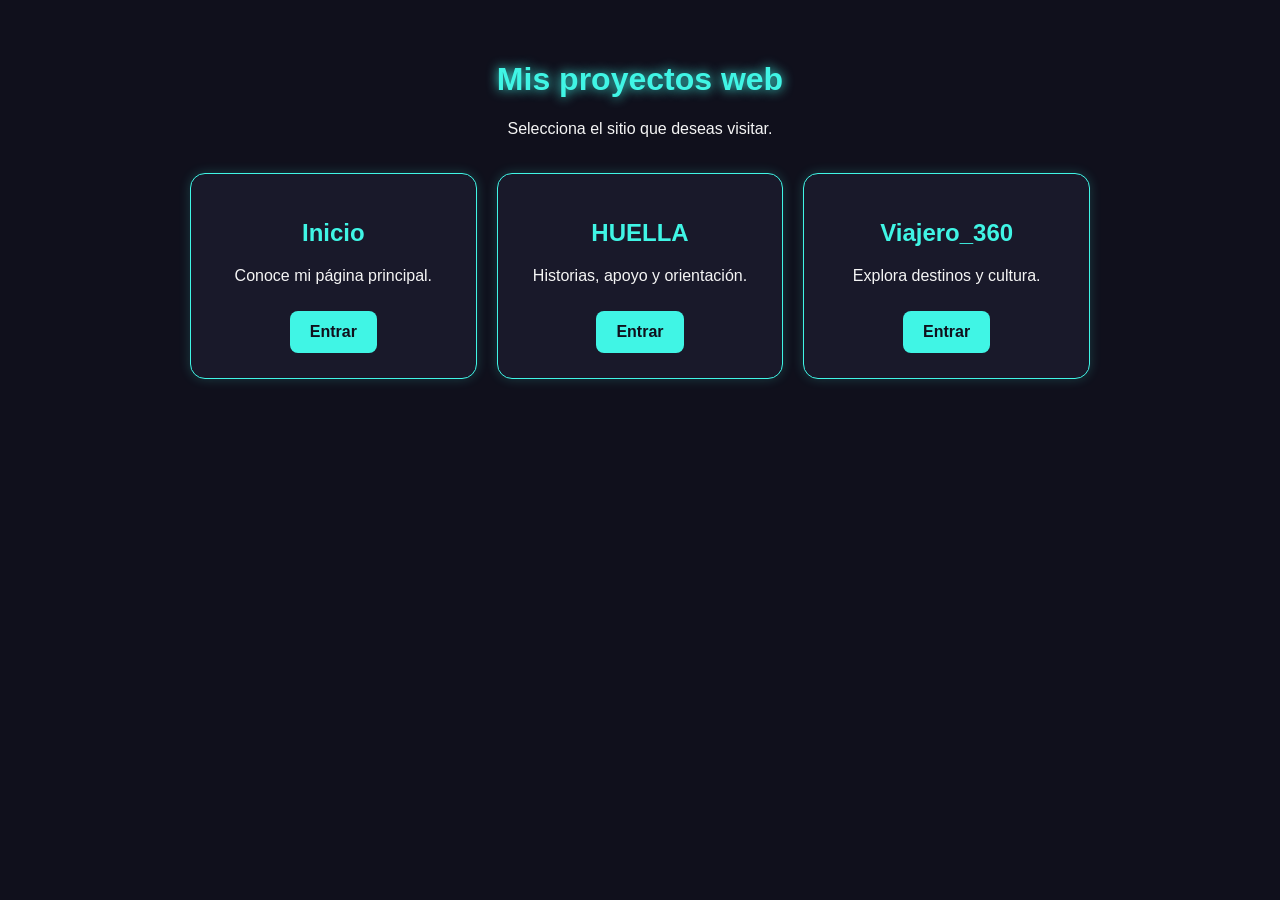
<file: index.html>
<!DOCTYPE html>
<html lang="es">
<head>
    <meta charset="UTF-8">
    <meta name="viewport" content="width=device-width, initial-scale=1.0">
    <title>Mis proyectos web</title>
    <style>
        * {
            box-sizing: border-box;
        }

        body {
            margin: 0;
            padding: 40px 20px;
            min-height: 100vh;
            font-family: Arial, sans-serif;
            color: #f5f5f5;
            background: #10101c;
            text-align: center;
        }

        h1 {
            color: #40f5e5;
            text-shadow: 0 0 12px #40f5e5;
        }

        .contenedor {
            max-width: 900px;
            margin: 35px auto;
            display: grid;
            grid-template-columns: repeat(auto-fit, minmax(220px, 1fr));
            gap: 20px;
        }

        .tarjeta {
            padding: 25px;
            border: 1px solid #40f5e5;
            border-radius: 15px;
            background: #19192a;
            box-shadow: 0 0 12px #40f5e533;
        }

        .tarjeta h2 {
            color: #40f5e5;
        }

        .tarjeta a {
            display: inline-block;
            padding: 12px 20px;
            margin-top: 10px;
            color: #10101c;
            background: #40f5e5;
            border-radius: 8px;
            font-weight: bold;
            text-decoration: none;
        }

        .tarjeta a:hover {
            background: #b9fff7;
            box-shadow: 0 0 15px #40f5e5;
        }
    </style>
</head>
<body>

    <h1>Mis proyectos web</h1>
    <p>Selecciona el sitio que deseas visitar.</p>

    <main class="contenedor">
        <section class="tarjeta">
            <h2>Inicio</h2>
            <p>Conoce mi página principal.</p>
            <a href="inicio/index.html">Entrar</a>
        </section>

        <section class="tarjeta">
            <h2>HUELLA</h2>
            <p>Historias, apoyo y orientación.</p>
            <a href="huella/index.html">Entrar</a>
        </section>

        <section class="tarjeta">
            <h2>Viajero_360</h2>
            <p>Explora destinos y cultura.</p>
            <a href="viajero/index.html">Entrar</a>
        </section>
    </main>

</body>
</html>
</file>
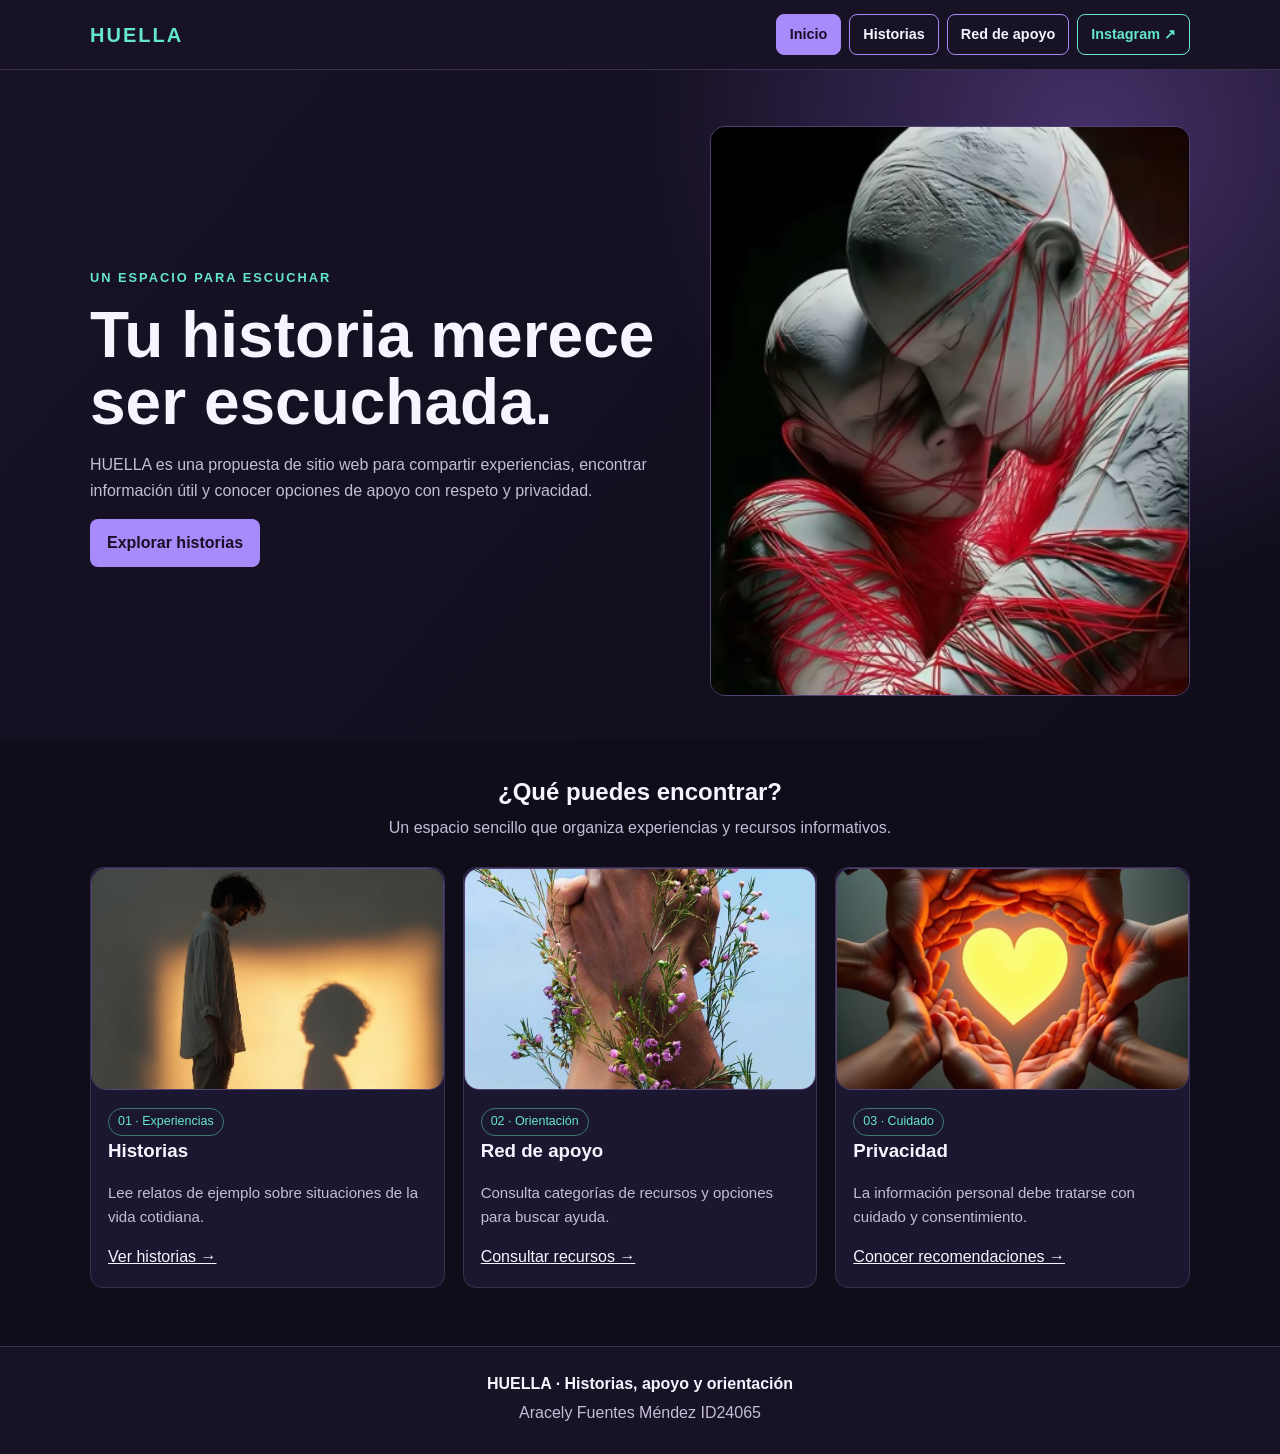
<file: huella/index.html>
<!doctype html><html lang="es">
<head>

	<meta charset="utf-8"><meta name="viewport" content="width=device-width, initial-scale=1">

	<title>HUELLA | Inicio</title>

	<link rel="icon" href="01.png"/>

	<link rel="stylesheet" href="css/estilos.css">

	<script defer src="js/script.js"></script>

</head>
<body><header class="topbar"><div class="container navwrap">
<a class="brand" href="index.html">HUELLA</a>
<nav aria-label="Menú principal">
<a class="navbtn" data-page href="index.html">Inicio</a>
<a class="navbtn" data-page href="historias.html">Historias</a>
<a class="navbtn" data-page href="apoyo.html">Red de apoyo</a>
<a class="navbtn external" href="https://www.instagram.com/" target="_blank" rel="noopener noreferrer">Instagram ↗</a>
</nav></div></header>
<main><section class="hero"><div class="container hero-grid"><div><p class="eyebrow">Un espacio para escuchar</p><h1>Tu historia merece ser escuchada.</h1><p>HUELLA es una propuesta de sitio web para compartir experiencias, encontrar información útil y conocer opciones de apoyo con respeto y privacidad.</p><a class="btn" href="historias.html">Explorar historias</a></div><a class="photo-link" href="https://unsplash.com/s/photos/support-community"><img src="img/foto_01.jpg" alt="Personas reunidas conversando y apoyándose"></a></div></section>
<section class="section container"><h2 class="section-title">¿Qué puedes encontrar?</h2><p class="section-intro">Un espacio sencillo que organiza experiencias y recursos informativos.</p><div class="cards">
<article class="card"><a class="photo-link" href="https://unsplash.com/s/photos/writing-journal"><img src="img/foto_02.jpg" alt="Cuaderno y pluma para escribir una historia"></a><div class="card-body"><span class="tag">01 · Experiencias</span><h3>Historias</h3><p>Lee relatos de ejemplo sobre situaciones de la vida cotidiana.</p><a href="historias.html">Ver historias →</a></div></article>
<article class="card"><a class="photo-link" href="https://unsplash.com/s/photos/community-support"><img src="img/foto_03.jpg" alt="Grupo de personas participando en una actividad comunitaria"></a><div class="card-body"><span class="tag">02 · Orientación</span><h3>Red de apoyo</h3><p>Consulta categorías de recursos y opciones para buscar ayuda.</p><a href="apoyo.html">Consultar recursos →</a></div></article>
<article class="card"><a class="photo-link" href="https://unsplash.com/s/photos/privacy"><img src="img/foto_04.jpg" alt="Computadora portátil sobre un escritorio"></a><div class="card-body"><span class="tag">03 · Cuidado</span><h3>Privacidad</h3><p>La información personal debe tratarse con cuidado y consentimiento.</p><a href="apoyo.html#privacidad">Conocer recomendaciones →</a></div></article>
</div></section></main><footer><div class="container"><strong>HUELLA · Historias, apoyo y orientación</strong><p>Aracely Fuentes Méndez ID24065</p></div></footer></body></html>
</file>
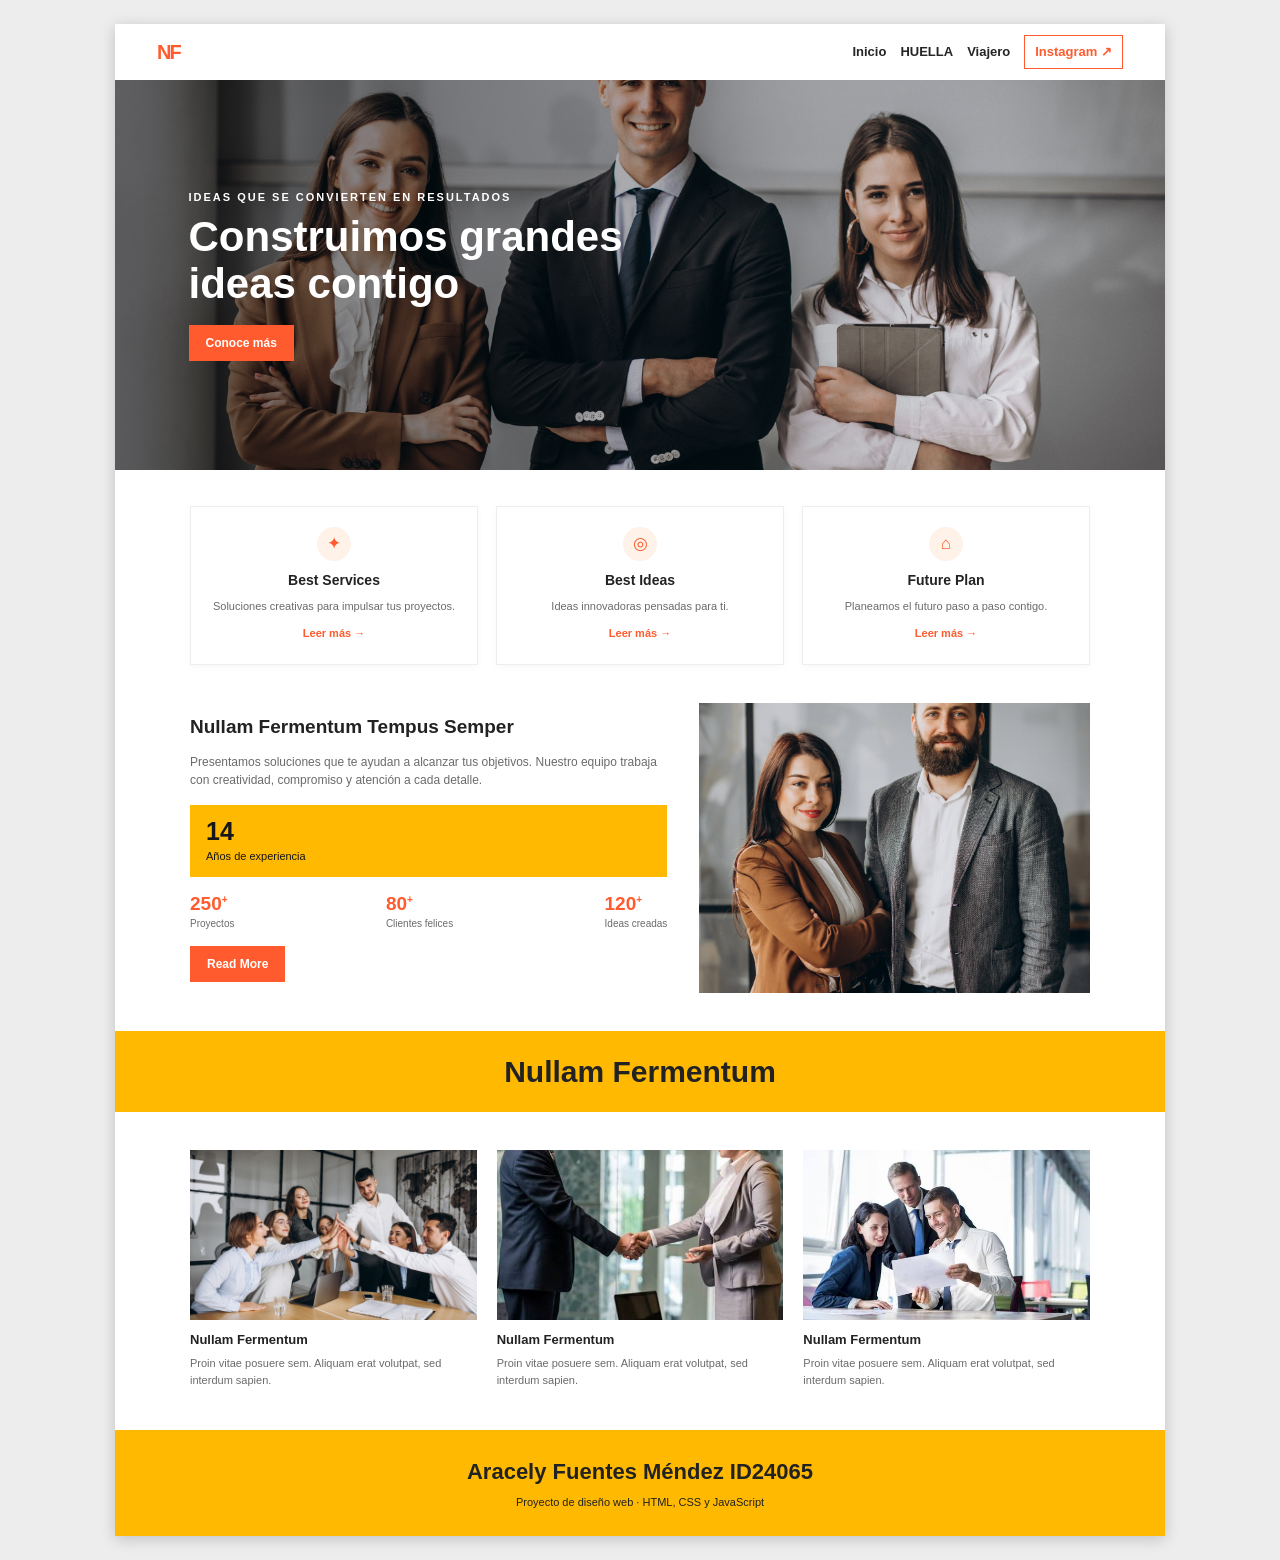
<file: inicio/index.html>
<!DOCTYPE html>
<html lang="es">
<head>
  <meta charset="UTF-8">
  <meta name="viewport" content="width=device-width, initial-scale=1.0">
  <title>Nullam Fermentum</title>
  <link rel="stylesheet" href="css/estilos.css">
  <script src="js/script.js" defer></script>
</head>
<body>
  <div class="pagina">
    <header class="encabezado">
      <a class="logo" href="#inicio" aria-label="Ir al inicio">NF</a>
      <nav class="menu" aria-label="Menú principal">
        <a href="index.html" class="activo">Inicio</a>
        <a href="../huella/index.html">HUELLA</a>
        <a href="../viajero/index.html">Viajero</a>
        <a class="boton-menu" href="https://www.instagram.com/" target="_blank" rel="noopener noreferrer">Instagram ↗</a>
      </nav>
      <button class="menu-movil" id="menuMovil" aria-label="Abrir menú" aria-expanded="false">☰</button>
    </header>

    <main>
      <section class="hero" id="inicio">
        <img src="img/foto_01.jpg"
             alt="Equipo de profesionales colaborando en una oficina">
        <div class="hero-capa">
          <p class="sobretitulo">IDEAS QUE SE CONVIERTEN EN RESULTADOS</p>
          <h1>Construimos grandes ideas contigo</h1>
          <a href="#servicios" class="boton boton-naranja">Conoce más</a>
        </div>
      </section>

      <section class="servicios contenedor" id="servicios">
        <article class="tarjeta-servicio">
          <span class="icono">✦</span>
          <h2>Best Services</h2>
          <p>Soluciones creativas para impulsar tus proyectos.</p>
          <a href="#ideas" class="enlace">Leer más →</a>
        </article>
        <article class="tarjeta-servicio">
          <span class="icono">◎</span>
          <h2>Best Ideas</h2>
          <p>Ideas innovadoras pensadas para ti.</p>
          <a href="#ideas" class="enlace">Leer más →</a>
        </article>
        <article class="tarjeta-servicio">
          <span class="icono">⌂</span>
          <h2>Future Plan</h2>
          <p>Planeamos el futuro paso a paso contigo.</p>
          <a href="#planes" class="enlace">Leer más →</a>
        </article>
      </section>

      <section class="resumen contenedor" id="ideas">
        <div class="resumen-texto">
          <h2>Nullam Fermentum Tempus Semper</h2>
          <p>
            Presentamos soluciones que te ayudan a alcanzar tus objetivos.
            Nuestro equipo trabaja con creatividad, compromiso y atención a cada detalle.
          </p>
          <div class="contador">
            <strong>14</strong>
            <span>Años de experiencia</span>
          </div>
          <div class="estadisticas">
            <div><strong>250<sup>+</sup></strong><span>Proyectos</span></div>
            <div><strong>80<sup>+</sup></strong><span>Clientes felices</span></div>
            <div><strong>120<sup>+</sup></strong><span>Ideas creadas</span></div>
          </div>
          <a href="#contacto" class="boton boton-naranja">Read More</a>
        </div>
        <img class="resumen-imagen"
             src="img/foto_02.jpg"
             alt="Profesional de negocios con traje">
      </section>

      <section class="franja" id="planes">
        <h2>Nullam Fermentum</h2>
      </section>

      <section class="galeria contenedor">
        <article class="tarjeta-galeria">
          <img src="img/foto_03.jpg"
               alt="Profesionales trabajando en equipo">
          <h3>Nullam Fermentum</h3>
          <p>Proin vitae posuere sem. Aliquam erat volutpat, sed interdum sapien.</p>
        </article>
        <article class="tarjeta-galeria">
          <img src="img/foto_04.jpg"
               alt="Profesional con traje en una oficina">
          <h3>Nullam Fermentum</h3>
          <p>Proin vitae posuere sem. Aliquam erat volutpat, sed interdum sapien.</p>
        </article>
        <article class="tarjeta-galeria">
          <img src="img/foto_05.jpg"
               alt="Equipo de trabajo reunido">
          <h3>Nullam Fermentum</h3>
          <p>Proin vitae posuere sem. Aliquam erat volutpat, sed interdum sapien.</p>
        </article>
      </section>
    </main>

    <footer class="pie" id="contacto">
      <p><strong>Aracely Fuentes Méndez ID24065</strong></p>
      <p class="pie-secundario">Proyecto de diseño web · HTML, CSS y JavaScript</p>
    </footer>
  </div>
</body>
</html>
</file>
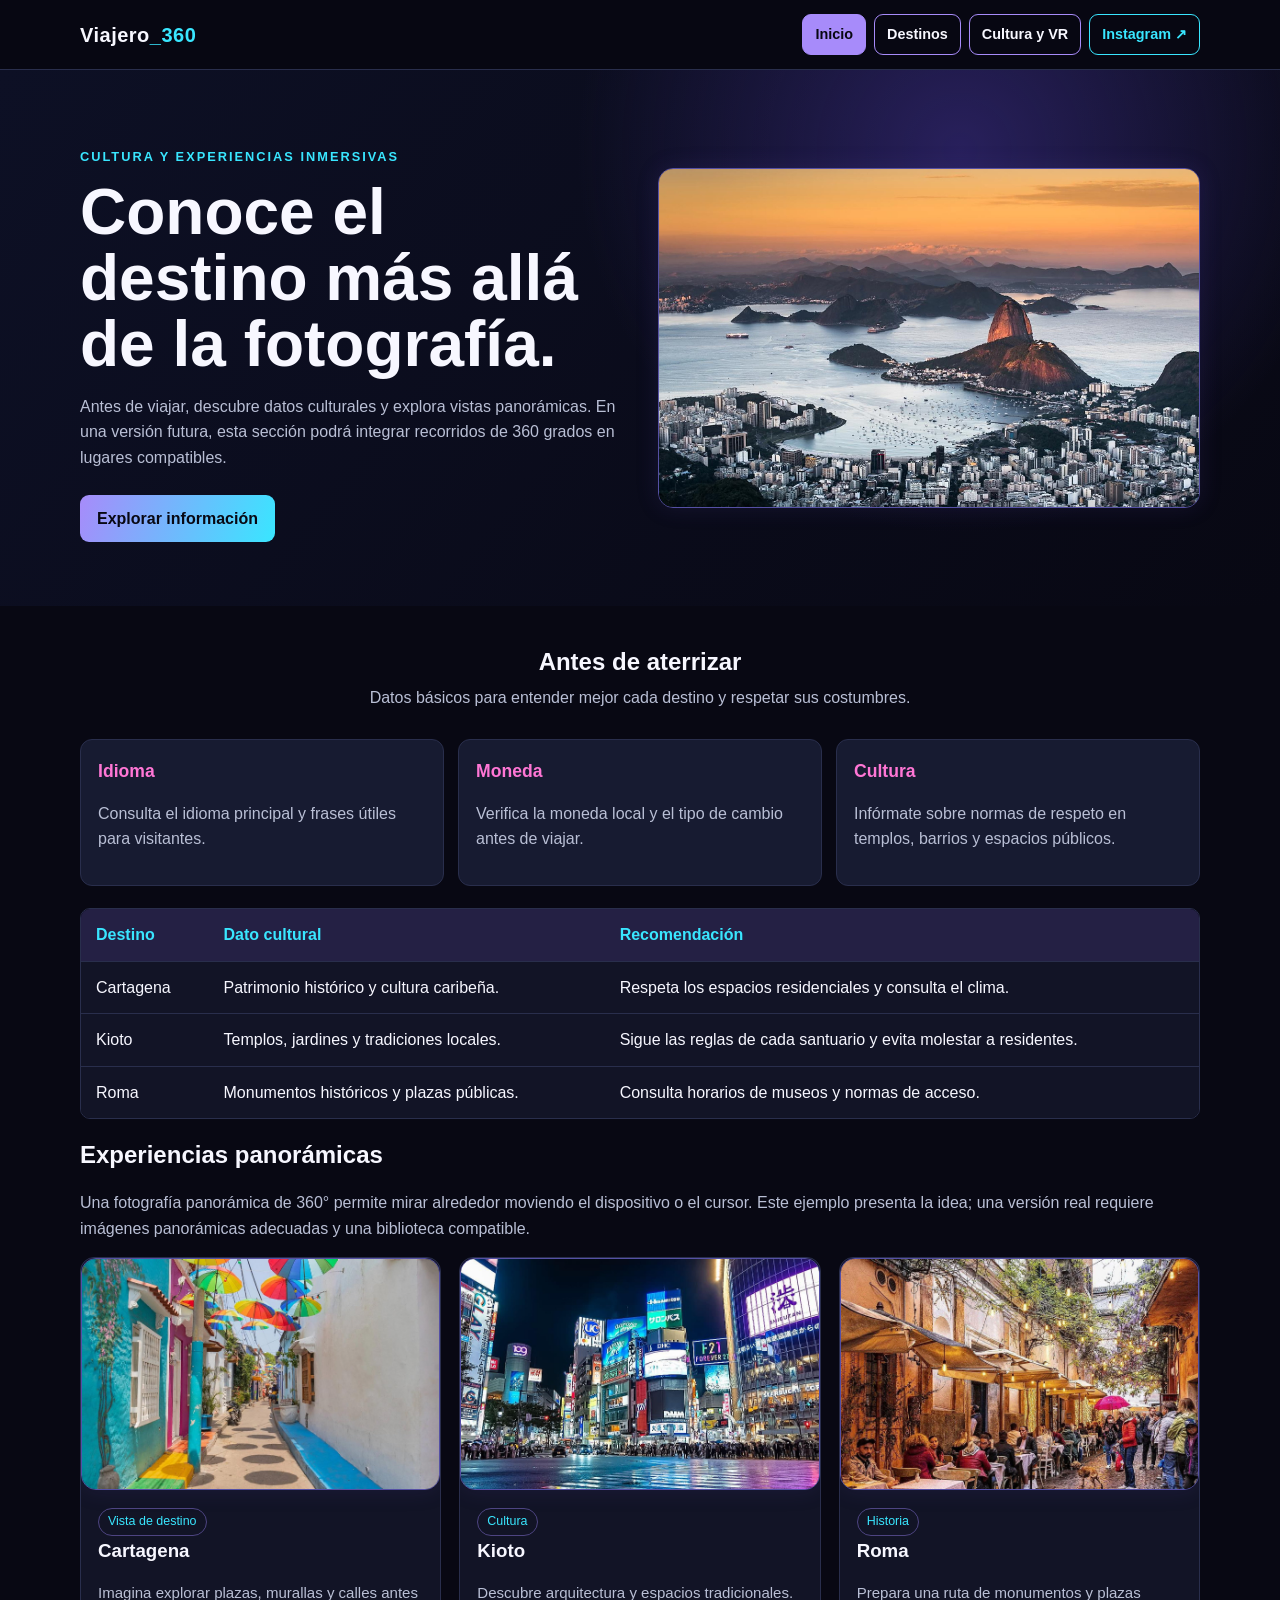
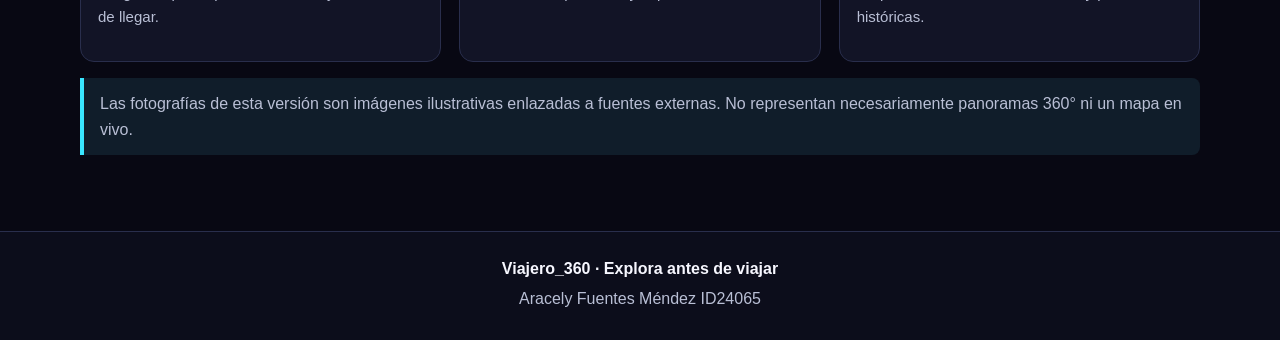
<file: viajero/index.html>
<!doctype html><html lang="es"><head><meta charset="utf-8"><meta name="viewport" content="width=device-width, initial-scale=1"><title>Viajero_360 | Cultura y VR</title>

	<link rel="icon" href="01.png"/>
	
	<link rel="stylesheet" href="css/estilos.css"><script defer src="js/script.js"></script></head><body><header class="header"><div class="container navwrap">
<a class="brand" href="index.html">Viajero<span>_360</span></a>
<nav aria-label="Menú principal">
<a class="navbtn" data-page href="index.html">Inicio</a>
<a class="navbtn" data-page href="destinos.html">Destinos</a>
<a class="navbtn" data-page href="cultura.html">Cultura y VR</a>
<a class="navbtn external" href="https://www.instagram.com/" target="_blank" rel="noopener noreferrer">Instagram ↗</a>
</nav></div></header>
<main><section class="hero"><div class="container hero-grid"><div><p class="eyebrow">Cultura y experiencias inmersivas</p><h1>Conoce el destino más allá de la fotografía.</h1><p>Antes de viajar, descubre datos culturales y explora vistas panorámicas. En una versión futura, esta sección podrá integrar recorridos de 360 grados en lugares compatibles.</p><a class="btn" href="#datos">Explorar información</a></div><a class="photo-link" href="https://unsplash.com/s/photos/virtual-travel"><img src="img/foto_01.jpg" alt="Viajera observando un paisaje montañoso"></a></div></section>
<section class="section container" id="datos"><h2 class="section-title">Antes de aterrizar</h2><p class="section-intro">Datos básicos para entender mejor cada destino y respetar sus costumbres.</p><div class="fact-grid"><div class="fact"><strong>Idioma</strong><p>Consulta el idioma principal y frases útiles para visitantes.</p></div><div class="fact"><strong>Moneda</strong><p>Verifica la moneda local y el tipo de cambio antes de viajar.</p></div><div class="fact"><strong>Cultura</strong><p>Infórmate sobre normas de respeto en templos, barrios y espacios públicos.</p></div></div>
<div class="table-wrap"><table><thead><tr><th>Destino</th><th>Dato cultural</th><th>Recomendación</th></tr></thead><tbody><tr><td>Cartagena</td><td>Patrimonio histórico y cultura caribeña.</td><td>Respeta los espacios residenciales y consulta el clima.</td></tr><tr><td>Kioto</td><td>Templos, jardines y tradiciones locales.</td><td>Sigue las reglas de cada santuario y evita molestar a residentes.</td></tr><tr><td>Roma</td><td>Monumentos históricos y plazas públicas.</td><td>Consulta horarios de museos y normas de acceso.</td></tr></tbody></table></div>
<h2>Experiencias panorámicas</h2><p>Una fotografía panorámica de 360° permite mirar alrededor moviendo el dispositivo o el cursor. Este ejemplo presenta la idea; una versión real requiere imágenes panorámicas adecuadas y una biblioteca compatible.</p>
<div class="cards"><article class="card"><a class="photo-link" href="https://unsplash.com/s/photos/cartagena-colombia"><img src="img/foto_02.jpg" alt="Vista de Cartagena para explorar visualmente"></a><div class="card-body"><span class="tag">Vista de destino</span><h3>Cartagena</h3><p>Imagina explorar plazas, murallas y calles antes de llegar.</p></div></article><article class="card"><a class="photo-link" href="https://www.japan.travel/es/"><img src="img/foto_03.jpg" alt="Calle tradicional de Kioto"></a><div class="card-body"><span class="tag">Cultura</span><h3>Kioto</h3><p>Descubre arquitectura y espacios tradicionales.</p></div></article><article class="card"><a class="photo-link" href="https://www.italia.it/es"><img src="img/foto_04.jpg" alt="Vista de Roma"></a><div class="card-body"><span class="tag">Historia</span><h3>Roma</h3><p>Prepara una ruta de monumentos y plazas históricas.</p></div></article></div>
<p class="notice">Las fotografías de esta versión son imágenes ilustrativas enlazadas a fuentes externas. No representan necesariamente panoramas 360° ni un mapa en vivo.</p></section></main><footer><div class="container"><strong>Viajero_360 · Explora antes de viajar</strong><p>Aracely Fuentes Méndez ID24065</p></div></footer></body></html>
</file>
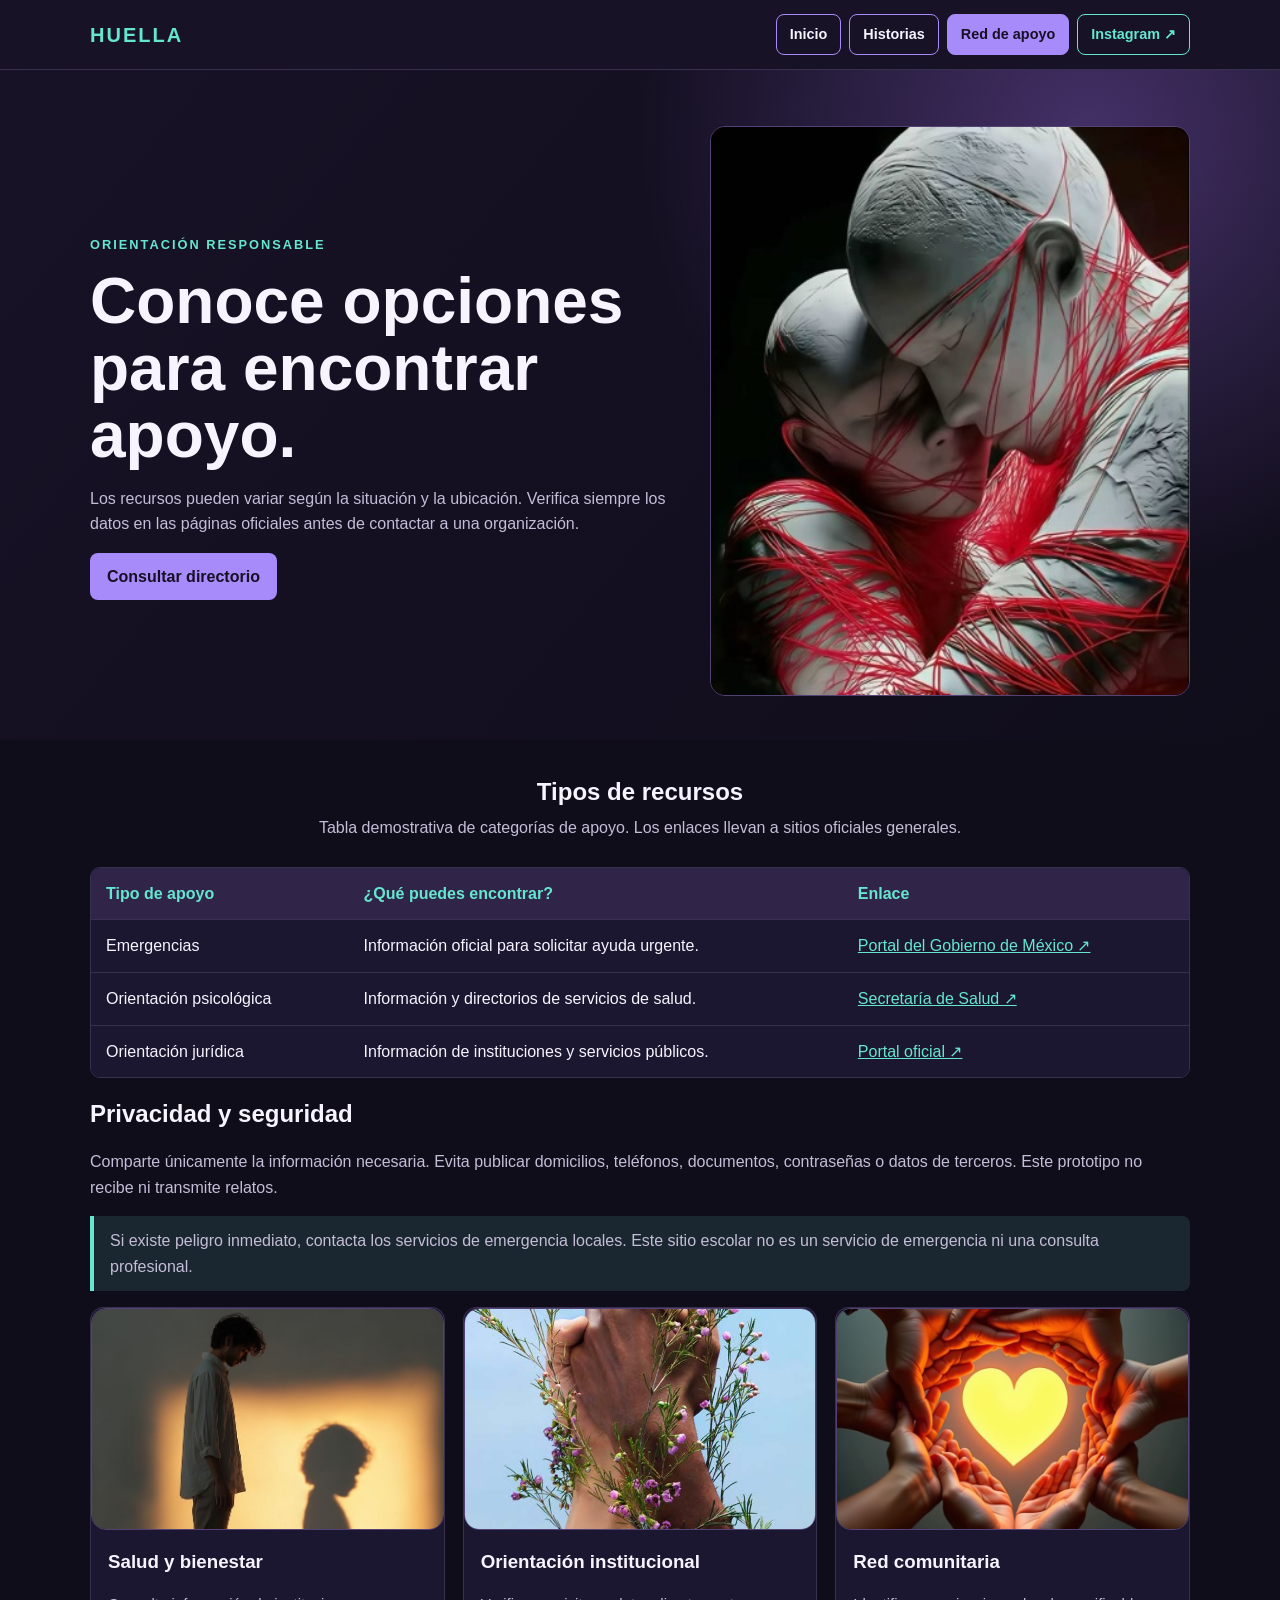
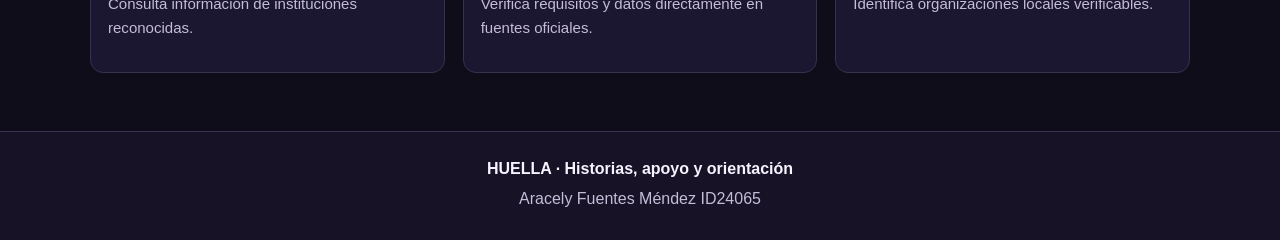
<file: huella/apoyo.html>
<!doctype html><html lang="es"><head><meta charset="utf-8"><meta name="viewport" content="width=device-width, initial-scale=1"><title>HUELLA | Red de apoyo</title>

	<link rel="icon" href="01.png"/>
	<link rel="stylesheet" href="css/estilos.css"><script defer src="js/script.js"></script></head><body><header class="topbar"><div class="container navwrap">
<a class="brand" href="index.html">HUELLA</a>
<nav aria-label="Menú principal">
<a class="navbtn" data-page href="index.html">Inicio</a>
<a class="navbtn" data-page href="historias.html">Historias</a>
<a class="navbtn" data-page href="apoyo.html">Red de apoyo</a>
<a class="navbtn external" href="https://www.instagram.com/" target="_blank" rel="noopener noreferrer">Instagram ↗</a>
</nav></div></header>
<main><section class="hero"><div class="container hero-grid"><div><p class="eyebrow">Orientación responsable</p><h1>Conoce opciones para encontrar apoyo.</h1><p>Los recursos pueden variar según la situación y la ubicación. Verifica siempre los datos en las páginas oficiales antes de contactar a una organización.</p><a class="btn" href="#directorio">Consultar directorio</a></div><a class="photo-link" href="https://www.gob.mx/"><img src="img/foto_01.jpg" alt="Personas conversando en un espacio de atención"></a></div></section>
<section class="section container" id="directorio"><h2 class="section-title">Tipos de recursos</h2><p class="section-intro">Tabla demostrativa de categorías de apoyo. Los enlaces llevan a sitios oficiales generales.</p><div class="table-wrap"><table><thead><tr><th>Tipo de apoyo</th><th>¿Qué puedes encontrar?</th><th>Enlace</th></tr></thead><tbody><tr><td>Emergencias</td><td>Información oficial para solicitar ayuda urgente.</td><td><a href="https://www.gob.mx/" target="_blank" rel="noopener">Portal del Gobierno de México ↗</a></td></tr><tr><td>Orientación psicológica</td><td>Información y directorios de servicios de salud.</td><td><a href="https://www.gob.mx/salud" target="_blank" rel="noopener">Secretaría de Salud ↗</a></td></tr><tr><td>Orientación jurídica</td><td>Información de instituciones y servicios públicos.</td><td><a href="https://www.gob.mx/" target="_blank" rel="noopener">Portal oficial ↗</a></td></tr></tbody></table></div>
<div id="privacidad"><h2>Privacidad y seguridad</h2><p>Comparte únicamente la información necesaria. Evita publicar domicilios, teléfonos, documentos, contraseñas o datos de terceros. Este prototipo no recibe ni transmite relatos.</p><p class="notice">Si existe peligro inmediato, contacta los servicios de emergencia locales. Este sitio escolar no es un servicio de emergencia ni una consulta profesional.</p></div>
<div class="cards"><article class="card"><a class="photo-link" href="https://www.gob.mx/salud"><img src="img/foto_02.jpg" alt="Profesional de salud en un espacio clínico"></a><div class="card-body"><h3>Salud y bienestar</h3><p>Consulta información de instituciones reconocidas.</p></div></article><article class="card"><a class="photo-link" href="https://www.gob.mx/"><img src="img/foto_03.jpg" alt="Documentos sobre un escritorio"></a><div class="card-body"><h3>Orientación institucional</h3><p>Verifica requisitos y datos directamente en fuentes oficiales.</p></div></article><article class="card"><a class="photo-link" href="https://www.gob.mx/"><img src="img/foto_04.jpg" alt="Personas colaborando y estrechando las manos"></a><div class="card-body"><h3>Red comunitaria</h3><p>Identifica organizaciones locales verificables.</p></div></article></div></section></main><footer><div class="container"><strong>HUELLA · Historias, apoyo y orientación</strong><p>Aracely Fuentes Méndez ID24065</p></div></footer></body></html>
</file>
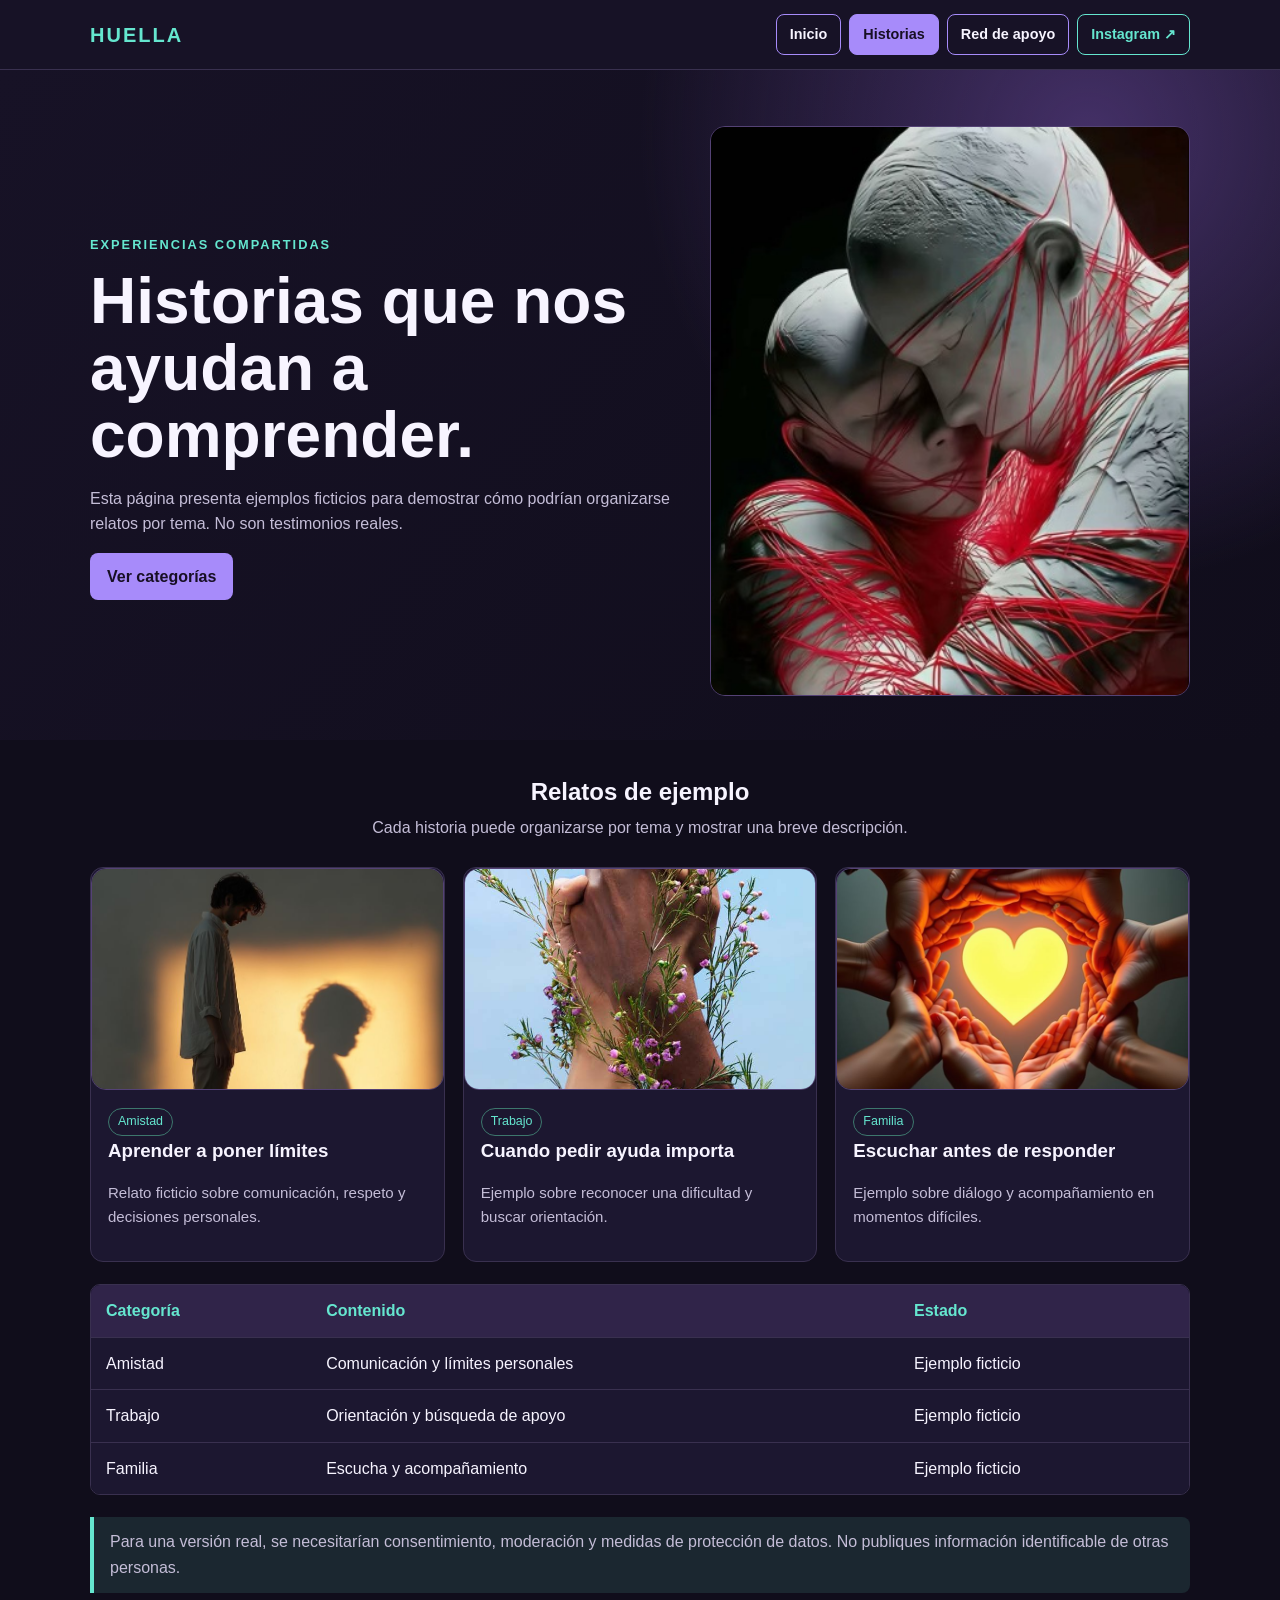
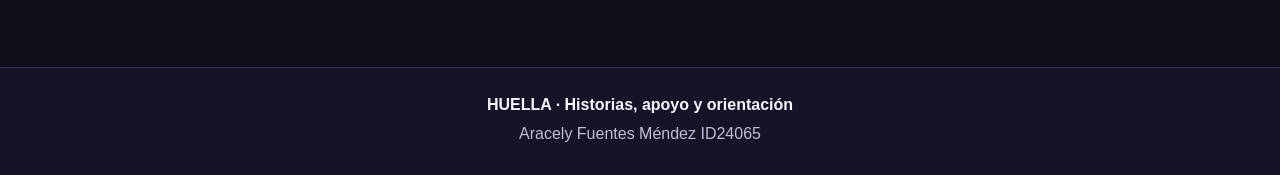
<file: huella/historias.html>
<!doctype html><html lang="es"><head><meta charset="utf-8"><meta name="viewport" content="width=device-width, initial-scale=1"><title>HUELLA | Historias</title>
	<link rel="icon" href="01.png"/>
	<link rel="stylesheet" href="css/estilos.css"><script defer src="js/script.js"></script></head><body><header class="topbar"><div class="container navwrap">
<a class="brand" href="index.html">HUELLA</a>
<nav aria-label="Menú principal">
<a class="navbtn" data-page href="index.html">Inicio</a>
<a class="navbtn" data-page href="historias.html">Historias</a>
<a class="navbtn" data-page href="apoyo.html">Red de apoyo</a>
<a class="navbtn external" href="https://www.instagram.com/" target="_blank" rel="noopener noreferrer">Instagram ↗</a>
</nav></div></header>
<main><section class="hero"><div class="container hero-grid"><div><p class="eyebrow">Experiencias compartidas</p><h1>Historias que nos ayudan a comprender.</h1><p>Esta página presenta ejemplos ficticios para demostrar cómo podrían organizarse relatos por tema. No son testimonios reales.</p><a class="btn" href="#categorias">Ver categorías</a></div><a class="photo-link" href="https://unsplash.com/s/photos/journal"><img src="img/foto_01.jpg" alt="Libreta abierta para escribir experiencias"></a></div></section>
<section class="section container" id="categorias"><h2 class="section-title">Relatos de ejemplo</h2><p class="section-intro">Cada historia puede organizarse por tema y mostrar una breve descripción.</p><div class="cards">
<article class="card"><a class="photo-link" href="https://unsplash.com/s/photos/friends-talking"><img src="img/foto_02.jpg" alt="Amigos conversando al aire libre"></a><div class="card-body"><span class="tag">Amistad</span><h3>Aprender a poner límites</h3><p>Relato ficticio sobre comunicación, respeto y decisiones personales.</p></div></article>
<article class="card"><a class="photo-link" href="https://unsplash.com/s/photos/workplace"><img src="img/foto_03.jpg" alt="Equipo de trabajo reunido en una oficina"></a><div class="card-body"><span class="tag">Trabajo</span><h3>Cuando pedir ayuda importa</h3><p>Ejemplo sobre reconocer una dificultad y buscar orientación.</p></div></article>
<article class="card"><a class="photo-link" href="https://unsplash.com/s/photos/family-walking"><img src="img/foto_04.jpg" alt="Familia caminando junta en un parque"></a><div class="card-body"><span class="tag">Familia</span><h3>Escuchar antes de responder</h3><p>Ejemplo sobre diálogo y acompañamiento en momentos difíciles.</p></div></article></div>
<div class="table-wrap"><table><thead><tr><th>Categoría</th><th>Contenido</th><th>Estado</th></tr></thead><tbody><tr><td>Amistad</td><td>Comunicación y límites personales</td><td>Ejemplo ficticio</td></tr><tr><td>Trabajo</td><td>Orientación y búsqueda de apoyo</td><td>Ejemplo ficticio</td></tr><tr><td>Familia</td><td>Escucha y acompañamiento</td><td>Ejemplo ficticio</td></tr></tbody></table></div><p class="notice">Para una versión real, se necesitarían consentimiento, moderación y medidas de protección de datos. No publiques información identificable de otras personas.</p></section></main><footer><div class="container"><strong>HUELLA · Historias, apoyo y orientación</strong><p>Aracely Fuentes Méndez ID24065</p></div></footer></body></html>
</file>
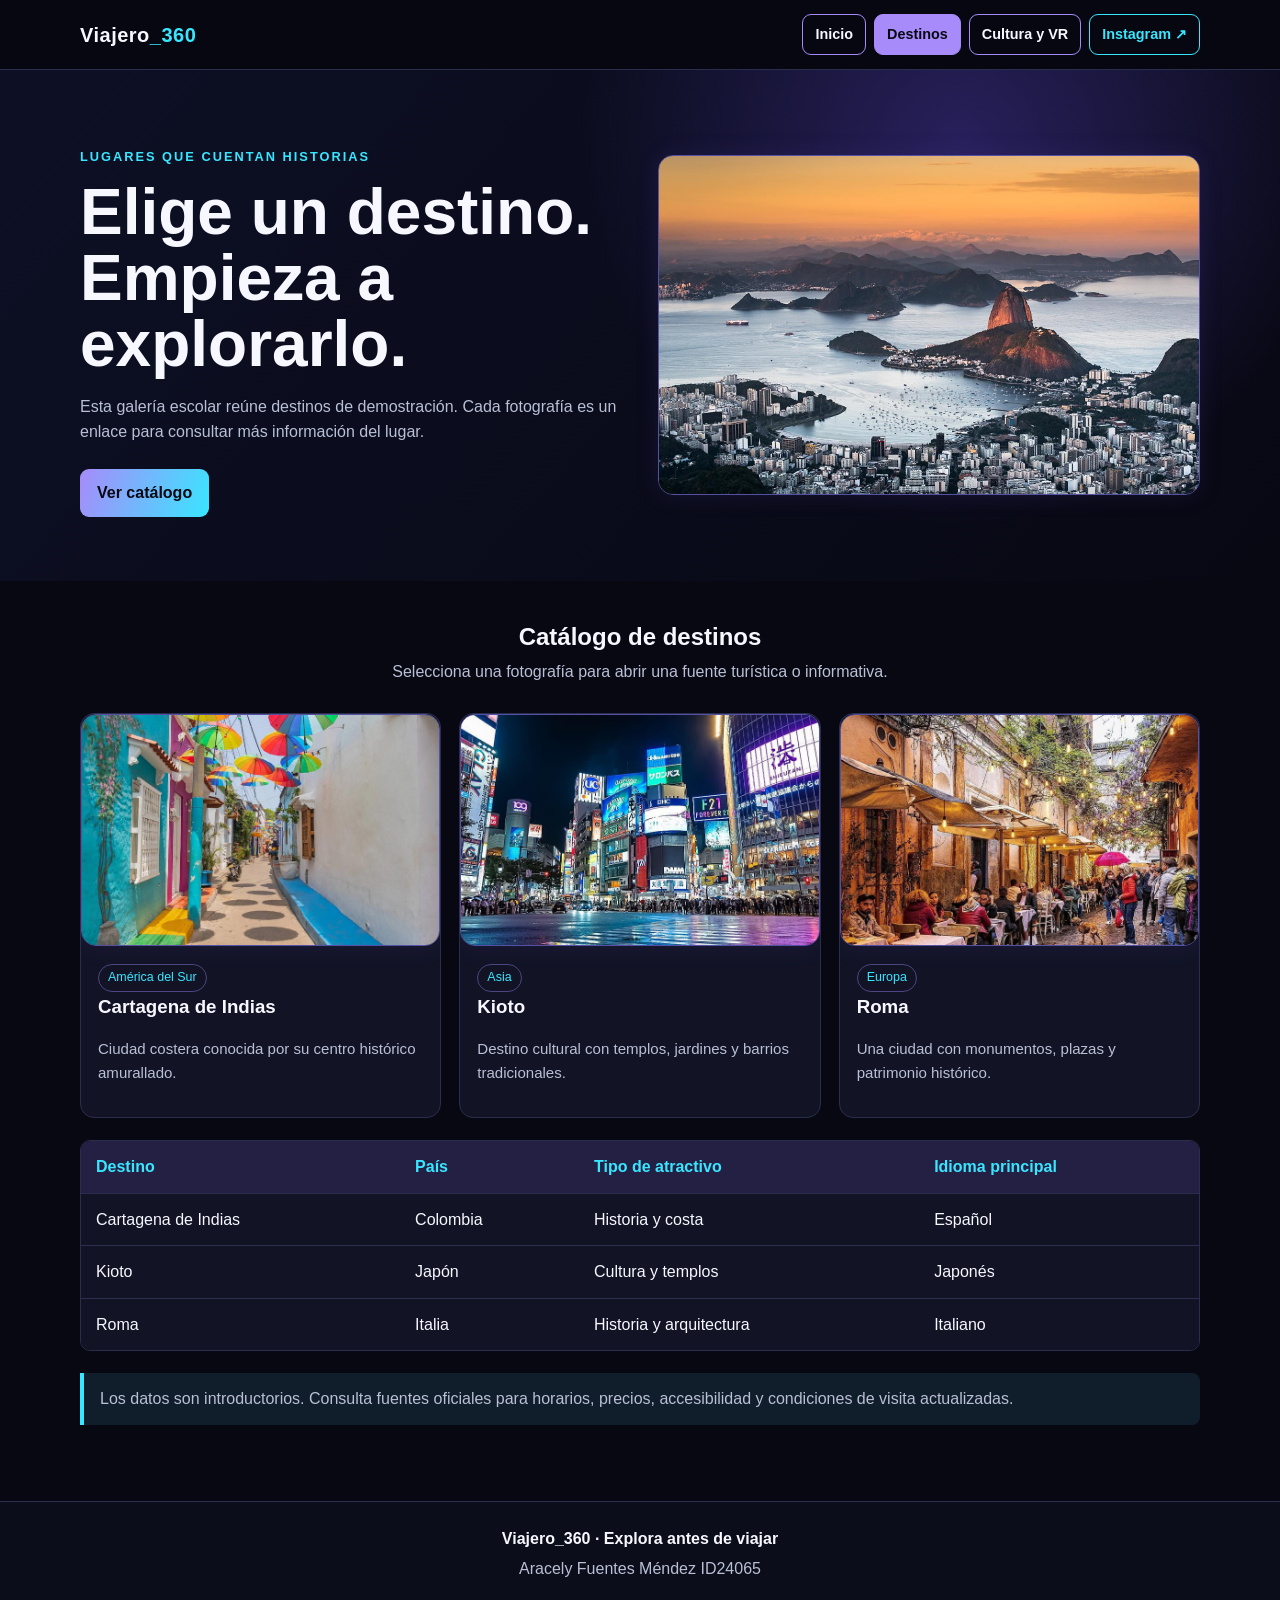
<file: viajero/destinos.html>
<!doctype html><html lang="es"><head><meta charset="utf-8"><meta name="viewport" content="width=device-width, initial-scale=1"><title>Viajero_360 | Destinos</title>

<link rel="icon" href="01.png"/>
	<link rel="stylesheet" href="css/estilos.css"><script defer src="js/script.js"></script></head><body><header class="header"><div class="container navwrap">
<a class="brand" href="index.html">Viajero<span>_360</span></a>
<nav aria-label="Menú principal">
<a class="navbtn" data-page href="index.html">Inicio</a>
<a class="navbtn" data-page href="destinos.html">Destinos</a>
<a class="navbtn" data-page href="cultura.html">Cultura y VR</a>
<a class="navbtn external" href="https://www.instagram.com/" target="_blank" rel="noopener noreferrer">Instagram ↗</a>
</nav></div></header>
<main><section class="hero"><div class="container hero-grid"><div><p class="eyebrow">Lugares que cuentan historias</p><h1>Elige un destino. Empieza a explorarlo.</h1><p>Esta galería escolar reúne destinos de demostración. Cada fotografía es un enlace para consultar más información del lugar.</p><a class="btn" href="#catalogo">Ver catálogo</a></div><a class="photo-link" href="https://colombia.travel/es"><img src="img/foto_01.jpg" alt="Paisaje urbano de Tokio iluminado por la noche"></a></div></section>
<section class="section container" id="catalogo"><h2 class="section-title">Catálogo de destinos</h2><p class="section-intro">Selecciona una fotografía para abrir una fuente turística o informativa.</p><div class="cards">
<article class="card" id="cartagena"><a class="photo-link" href="https://colombia.travel/es/cartagena"><img src="img/foto_02.jpg" alt="Arquitectura colorida de Cartagena"></a><div class="card-body"><span class="tag">América del Sur</span><h3>Cartagena de Indias</h3><p>Ciudad costera conocida por su centro histórico amurallado.</p></div></article>
<article class="card" id="kioto"><a class="photo-link" href="https://www.japan.travel/es/"><img src="img/foto_03.jpg" alt="Arquitectura tradicional japonesa en Kioto"></a><div class="card-body"><span class="tag">Asia</span><h3>Kioto</h3><p>Destino cultural con templos, jardines y barrios tradicionales.</p></div></article>
<article class="card" id="roma"><a class="photo-link" href="https://www.italia.it/es"><img src="img/foto_04.jpg" alt="Monumentos históricos de Roma"></a><div class="card-body"><span class="tag">Europa</span><h3>Roma</h3><p>Una ciudad con monumentos, plazas y patrimonio histórico.</p></div></article></div>
<div class="table-wrap"><table><thead><tr><th>Destino</th><th>País</th><th>Tipo de atractivo</th><th>Idioma principal</th></tr></thead><tbody><tr><td>Cartagena de Indias</td><td>Colombia</td><td>Historia y costa</td><td>Español</td></tr><tr><td>Kioto</td><td>Japón</td><td>Cultura y templos</td><td>Japonés</td></tr><tr><td>Roma</td><td>Italia</td><td>Historia y arquitectura</td><td>Italiano</td></tr></tbody></table></div><p class="notice">Los datos son introductorios. Consulta fuentes oficiales para horarios, precios, accesibilidad y condiciones de visita actualizadas.</p></section></main><footer><div class="container"><strong>Viajero_360 · Explora antes de viajar</strong><p>Aracely Fuentes Méndez ID24065</p></div></footer></body></html>
</file>
<file: huella/css/estilos.css>
/* =====================================================
   HOJA DE ESTILOS: ESTILOS.CSS
   1. Configuración general
   2. Estructura y navegación
   3. Componentes y secciones
   4. Ajustes responsivos
   ===================================================== */

*{box-sizing:border-box} :root{--bg:#100d1b;--panel:#1c1730;--purple:#a78bfa;--mint:#65e6cf;--text:#f7f4ff;--muted:#c4bdd7;--line:#39304f}
html{scroll-behavior:smooth}body{margin:0;background:var(--bg);color:var(--text);font-family:Arial,Helvetica,sans-serif;line-height:1.6}
a{color:inherit}.container{width:min(1100px,92%);margin:auto}.topbar{background:#171226;border-bottom:1px solid var(--line);position:sticky;top:0;z-index:10}
.navwrap{display:flex;align-items:center;justify-content:space-between;gap:16px;padding:14px 0}.brand{font-weight:900;letter-spacing:2px;text-decoration:none;color:var(--mint);font-size:1.25rem}
nav{display:flex;flex-wrap:wrap;gap:8px}.navbtn{padding:8px 13px;border:1px solid var(--purple);border-radius:8px;text-decoration:none;font-size:.9rem;font-weight:bold;transition:.2s}
.navbtn:hover,.navbtn:focus{background:var(--purple);color:#140f20}.external{border-color:var(--mint);color:var(--mint)}
.hero{padding:56px 0 44px;background:radial-gradient(circle at 85% 10%,#443067 0,transparent 36%),linear-gradient(130deg,#171226,#100d1b)}
.hero-grid{display:grid;grid-template-columns:1.1fr .9fr;gap:34px;align-items:center}.eyebrow{color:var(--mint);font-size:.8rem;font-weight:bold;letter-spacing:2px;text-transform:uppercase}
h1{font-size:clamp(2.2rem,5vw,4rem);line-height:1.05;margin:12px 0}h2{line-height:1.2}p{color:var(--muted)}
.btn{display:inline-block;background:var(--purple);color:#170f24;padding:11px 17px;border-radius:8px;text-decoration:none;font-weight:bold}
.photo-link{display:block;border-radius:15px;overflow:hidden;border:1px solid #544275}.photo-link img{display:block;width:100%;height:100%;min-height:220px;object-fit:cover;transition:transform .3s}.photo-link:hover img{transform:scale(1.04)}
.section{padding:38px 0}.section-title{text-align:center;margin:0 0 8px}.section-intro{text-align:center;max-width:720px;margin:0 auto 26px}
.cards{display:grid;grid-template-columns:repeat(3,1fr);gap:18px}.card{background:var(--panel);border:1px solid var(--line);border-radius:13px;overflow:hidden}.card img{width:100%;height:180px;object-fit:cover;display:block}.card-body{padding:17px}.card h3{margin:0 0 7px}.card p{font-size:.94rem}.tag{display:inline-block;color:var(--mint);font-size:.78rem;border:1px solid #3d776d;border-radius:99px;padding:3px 9px}
.table-wrap{overflow-x:auto;border:1px solid var(--line);border-radius:10px;margin:22px 0}table{border-collapse:collapse;width:100%;min-width:520px;background:var(--panel)}th,td{text-align:left;padding:13px 15px;border-bottom:1px solid var(--line)}th{background:#302449;color:var(--mint)}tr:last-child td{border-bottom:0}td a{color:var(--mint)}
.notice{border-left:4px solid var(--mint);padding:12px 16px;background:#1b2730;border-radius:0 8px 8px 0;color:var(--muted)}
footer{margin-top:20px;padding:24px 0;background:#171226;border-top:1px solid var(--line);text-align:center}footer p{margin:4px}
@media(max-width:760px){.navwrap{align-items:flex-start;flex-direction:column}.hero-grid{grid-template-columns:1fr}.cards{grid-template-columns:1fr 1fr}.photo-link img{min-height:180px}}
@media(max-width:520px){.cards{grid-template-columns:1fr}nav{width:100%}.navbtn{flex:1;text-align:center}.hero{padding:38px 0}.card img{height:210px}}
</file>
<file: inicio/css/estilos.css>
/* CONFIGURACIÓN GENERAL */
* {
  box-sizing: border-box;
}

:root {
  --amarillo: #ffb900;
  --naranja: #ff5b2e;
  --texto: #222222;
  --gris: #6b6b6b;
  --fondo: #ffffff;
}

html {
  scroll-behavior: smooth;
}

body {
  margin: 0;
  padding: 24px 12px;
  background: #ededed;
  color: var(--texto);
  font-family: Arial, Helvetica, sans-serif;
  line-height: 1.5;
}

.pagina {
  max-width: 1050px;
  margin: 0 auto;
  overflow: hidden;
  background: var(--fondo);
  box-shadow: 0 3px 14px #00000030;
}

.contenedor {
  width: min(88%, 900px);
  margin: 0 auto;
}

/* ENCABEZADO Y MENÚ */
.encabezado {
  min-height: 56px;
  padding: 10px 4%;
  display: flex;
  align-items: center;
  justify-content: space-between;
  background: #fff;
}

.logo {
  color: var(--naranja);
  font-size: 20px;
  font-weight: 900;
  text-decoration: none;
  letter-spacing: -2px;
}

.menu {
  display: flex;
  align-items: center;
  gap: 14px;
}

.menu a {
  color: #252525;
  font-size: 13px;
  font-weight: 700;
  text-decoration: none;
  transition: color .2s ease, background .2s ease;
}

.menu a:hover,
.menu a:focus-visible {
  color: var(--naranja);
}

.menu .boton-menu {
  padding: 6px 10px;
  border: 1px solid var(--naranja);
  color: var(--naranja);
}

.menu .boton-menu:hover {
  background: var(--naranja);
  color: white;
}

.menu-movil {
  display: none;
  border: 0;
  background: transparent;
  font-size: 24px;
  cursor: pointer;
}

/* IMAGEN PRINCIPAL */
.hero {
  position: relative;
  height: clamp(220px, 32vw, 390px);
  overflow: hidden;
  background: #333;
}

.hero > img {
  width: 100%;
  height: 100%;
  display: block;
  object-fit: cover;
  object-position: center 42%;
}

.hero-capa {
  position: absolute;
  inset: 0;
  display: flex;
  flex-direction: column;
  align-items: flex-start;
  justify-content: center;
  padding: 7%;
  color: white;
  background: linear-gradient(90deg, #00000099, #00000010 85%);
}

.sobretitulo {
  margin: 0 0 8px;
  font-size: 11px;
  font-weight: 700;
  letter-spacing: 2px;
}

.hero h1 {
  max-width: 480px;
  margin: 0 0 18px;
  font-size: clamp(24px, 4vw, 42px);
  line-height: 1.12;
}

.boton {
  display: inline-block;
  padding: 9px 17px;
  border: 0;
  text-decoration: none;
  font-size: 12px;
  font-weight: 700;
  cursor: pointer;
  transition: transform .2s ease, filter .2s ease;
}

.boton:hover {
  transform: translateY(-2px);
  filter: brightness(1.08);
}

.boton-naranja {
  background: var(--naranja);
  color: white;
}

/* TARJETAS DE SERVICIOS */
.servicios {
  display: grid;
  grid-template-columns: repeat(3, 1fr);
  gap: 18px;
  padding-top: 36px;
  padding-bottom: 38px;
}

.tarjeta-servicio {
  padding: 20px 14px;
  border: 1px solid #eeeeee;
  text-align: center;
  box-shadow: 0 2px 8px #00000008;
}

.icono {
  width: 34px;
  height: 34px;
  margin: 0 auto 9px;
  display: grid;
  place-items: center;
  border-radius: 50%;
  background: #fff2e9;
  color: var(--naranja);
  font-size: 17px;
}

.tarjeta-servicio h2 {
  margin: 0 0 7px;
  font-size: 14px;
}

.tarjeta-servicio p,
.tarjeta-galeria p {
  margin: 0;
  color: var(--gris);
  font-size: 11px;
}

.enlace {
  display: inline-block;
  margin-top: 10px;
  color: var(--naranja);
  font-size: 11px;
  font-weight: 700;
  text-decoration: none;
}

/* TEXTO, ESTADÍSTICAS E IMAGEN */
.resumen {
  display: grid;
  grid-template-columns: 1.1fr .9fr;
  align-items: center;
  gap: 32px;
  padding-top: 0;
  padding-bottom: 38px;
}

.resumen-texto h2 {
  margin: 0 0 12px;
  font-size: 19px;
}

.resumen-texto > p {
  color: var(--gris);
  font-size: 12px;
}

.contador {
  display: flex;
  flex-direction: column;
  gap: 2px;
  margin: 16px 0;
  padding: 13px 16px;
  background: var(--amarillo);
  color: #171717;
}

.contador strong {
  font-size: 25px;
  line-height: 1.1;
}

.contador span {
  font-size: 11px;
}

.estadisticas {
  display: flex;
  justify-content: space-between;
  gap: 12px;
  margin: 15px 0;
}

.estadisticas div {
  display: flex;
  flex-direction: column;
}

.estadisticas strong {
  color: var(--naranja);
  font-size: 19px;
  line-height: 1.2;
}

.estadisticas sup {
  font-size: 10px;
}

.estadisticas span {
  color: var(--gris);
  font-size: 10px;
}

.resumen-imagen {
  width: 100%;
  max-height: 290px;
  display: block;
  object-fit: cover;
  object-position: center;
}

/* FRANJA AMARILLA */
.franja {
  padding: 18px 12px;
  background: var(--amarillo);
  text-align: center;
}

.franja h2 {
  margin: 0;
  font-size: clamp(20px, 3vw, 30px);
}

/* GALERÍA */
.galeria {
  display: grid;
  grid-template-columns: repeat(3, 1fr);
  gap: 20px;
  padding-top: 38px;
  padding-bottom: 42px;
}

.tarjeta-galeria img {
  width: 100%;
  height: 170px;
  display: block;
  object-fit: cover;
}

.tarjeta-galeria h3 {
  margin: 10px 0 6px;
  font-size: 13px;
}

.tarjeta-galeria p {
  font-size: 11px;
}

/* PIE DE PÁGINA */
.pie {
  padding: 25px 12px;
  background: var(--amarillo);
  text-align: center;
}

.pie p {
  margin: 0;
}

.pie strong {
  font-size: 22px;
}

.pie-secundario {
  margin-top: 6px !important;
  font-size: 11px;
}

/* AJUSTES PARA TABLET Y CELULAR */
@media (max-width: 650px) {
  body {
    padding: 0;
  }

  .pagina {
    box-shadow: none;
  }

  .contenedor {
    width: 90%;
  }

  .menu-movil {
    display: block;
  }

  .menu {
    position: absolute;
    z-index: 10;
    top: 55px;
    right: 12px;
    left: 12px;
    display: none;
    flex-direction: column;
    align-items: stretch;
    gap: 0;
    padding: 8px;
    background: white;
    box-shadow: 0 5px 15px #00000020;
  }

  .menu.abierto {
    display: flex;
  }

  .menu a {
    padding: 12px;
  }

  .menu .boton-menu {
    margin-top: 4px;
    text-align: center;
  }

  .servicios {
    gap: 10px;
    padding-top: 22px;
    padding-bottom: 26px;
  }

  .tarjeta-servicio {
    padding: 14px 8px;
  }

  .tarjeta-servicio h2 {
    font-size: 12px;
  }

  .tarjeta-servicio p {
    font-size: 10px;
  }

  .resumen {
    grid-template-columns: 1fr;
    gap: 18px;
    padding-bottom: 28px;
  }

  .resumen-imagen {
    max-height: 300px;
  }

  .galeria {
    gap: 12px;
    padding-top: 25px;
    padding-bottom: 28px;
  }

  .tarjeta-galeria img {
    height: 115px;
  }

  .tarjeta-galeria h3 {
    font-size: 11px;
  }

  .tarjeta-galeria p {
    font-size: 10px;
  }
}

@media (max-width: 420px) {
  .servicios,
  .galeria {
    grid-template-columns: 1fr;
  }

  .tarjeta-galeria img {
    height: 190px;
  }

  .hero {
    height: 260px;
  }

  .estadisticas strong {
    font-size: 17px;
  }
}
</file>
<file: viajero/css/estilos.css>
/* =====================================================
   HOJA DE ESTILOS: ESTILOS.CSS
   1. Configuración general
   2. Estructura y navegación
   3. Componentes y secciones
   4. Ajustes responsivos
   ===================================================== */

*{box-sizing:border-box}:root{--bg:#080813;--panel:#121426;--panel2:#171b31;--violet:#a78bfa;--cyan:#39e6ff;--pink:#ff76d5;--text:#f7f7ff;--muted:#b9bfd5;--line:#292e4c}
html{scroll-behavior:smooth}body{margin:0;background:var(--bg);color:var(--text);font-family:Arial,Helvetica,sans-serif;line-height:1.6}
a{color:inherit}.container{width:min(1120px,92%);margin:auto}.header{position:sticky;top:0;z-index:10;background:#080813ed;border-bottom:1px solid var(--line);backdrop-filter:blur(12px)}
.navwrap{display:flex;align-items:center;justify-content:space-between;gap:16px;padding:14px 0}.brand{font-size:1.25rem;font-weight:900;letter-spacing:.5px;text-decoration:none}.brand span{color:var(--cyan)}
nav{display:flex;gap:8px;flex-wrap:wrap}.navbtn{padding:8px 12px;border:1px solid var(--violet);border-radius:9px;text-decoration:none;font-size:.9rem;font-weight:bold;transition:.2s}
.navbtn:hover,.navbtn:focus{background:var(--violet);color:#0b0a18;box-shadow:0 0 15px #a78bfa66}.external{border-color:var(--cyan);color:var(--cyan)}
.hero{position:relative;padding:64px 0;background:radial-gradient(circle at 75% 15%,#28205c,transparent 36%),linear-gradient(130deg,#0d1025,#080813)}
.hero-grid{display:grid;grid-template-columns:1fr 1fr;align-items:center;gap:35px}.eyebrow{color:var(--cyan);font-size:.8rem;font-weight:bold;letter-spacing:2px;text-transform:uppercase}
h1{font-size:clamp(2.4rem,5vw,4.5rem);line-height:1.03;margin:12px 0}h2{line-height:1.2}p{color:var(--muted)}
.btn{display:inline-block;margin-top:8px;padding:11px 17px;background:linear-gradient(110deg,var(--violet),var(--cyan));color:#080813;text-decoration:none;font-weight:bold;border-radius:9px}
.photo-link{display:block;overflow:hidden;border:1px solid #5550a4;border-radius:15px;box-shadow:0 0 22px #5544a52b}.photo-link img{display:block;width:100%;height:100%;min-height:230px;object-fit:cover;transition:transform .35s}.photo-link:hover img{transform:scale(1.045)}
.section{padding:42px 0}.section-title{text-align:center;margin:0 0 8px}.section-intro{text-align:center;max-width:740px;margin:0 auto 28px}
.cards{display:grid;grid-template-columns:repeat(3,1fr);gap:18px}.card{background:var(--panel);border:1px solid var(--line);border-radius:14px;overflow:hidden;transition:transform .2s,border-color .2s}.card:hover{transform:translateY(-4px);border-color:var(--violet)}
.card img{display:block;width:100%;height:190px;object-fit:cover}.card-body{padding:17px}.card h3{margin:0 0 7px}.card p{font-size:.94rem}.tag{display:inline-block;border:1px solid #4d4481;color:var(--cyan);padding:3px 9px;border-radius:99px;font-size:.78rem}
.table-wrap{overflow-x:auto;border:1px solid var(--line);border-radius:10px;margin:22px 0}table{width:100%;min-width:520px;border-collapse:collapse;background:var(--panel)}th,td{padding:13px 15px;text-align:left;border-bottom:1px solid var(--line)}th{background:#242044;color:var(--cyan)}tr:last-child td{border-bottom:0}td a{color:var(--cyan)}
.fact-grid{display:grid;grid-template-columns:repeat(3,1fr);gap:14px;margin:22px 0}.fact{background:var(--panel2);padding:17px;border:1px solid var(--line);border-radius:12px}.fact strong{display:block;color:var(--pink);font-size:1.1rem}
.notice{padding:13px 16px;border-left:4px solid var(--cyan);background:#101d2a;border-radius:0 8px 8px 0;color:var(--muted)}
footer{padding:24px 0;margin-top:18px;border-top:1px solid var(--line);background:#0c0d1b;text-align:center}footer p{margin:4px}
@media(max-width:760px){.navwrap{align-items:flex-start;flex-direction:column}.hero-grid{grid-template-columns:1fr}.cards{grid-template-columns:1fr 1fr}.photo-link img{min-height:190px}.fact-grid{grid-template-columns:1fr}}
@media(max-width:520px){.cards{grid-template-columns:1fr}nav{width:100%}.navbtn{flex:1;text-align:center}.hero{padding:40px 0}.card img{height:220px}}
</file>
